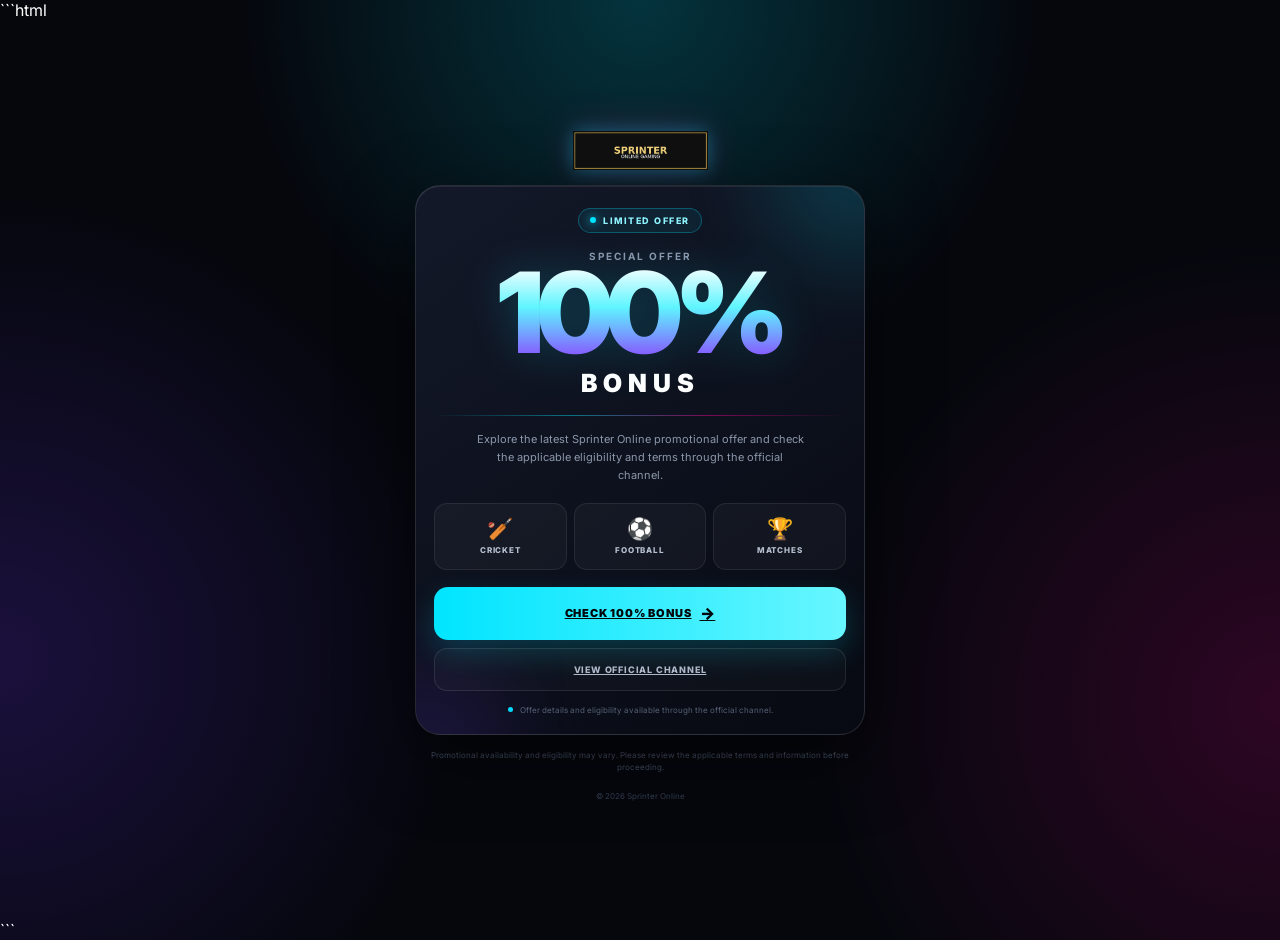
<file: landingpage/index.html>
```html
<!DOCTYPE html>
<html lang="en">
<head>
  <meta charset="UTF-8">

  <meta
    name="viewport"
    content="width=device-width, initial-scale=1.0, maximum-scale=1.0"
  >

  <title>Sprinter Online | 100% Bonus</title>

  <meta
    name="description"
    content="Sprinter Online promotional offer and official channel."
  >

  <!-- =========================
       META PIXEL
  ========================== -->

  <script>
    !function(f,b,e,v,n,t,s)
    {
      if(f.fbq)return;

      n=f.fbq=function()
      {
        n.callMethod ?
        n.callMethod.apply(n,arguments) :
        n.queue.push(arguments)
      };

      if(!f._fbq)f._fbq=n;

      n.push=n;
      n.loaded=!0;
      n.version='2.0';
      n.queue=[];

      t=b.createElement(e);
      t.async=!0;
      t.src=v;

      s=b.getElementsByTagName(e)[0];
      s.parentNode.insertBefore(t,s);

    }(
      window,
      document,
      'script',
      'https://connect.facebook.net/en_US/fbevents.js'
    );

    fbq('init','1732688021370064');
    fbq('track','PageView');

    function trackTelegramClick() {
      if (typeof fbq === "function") {
        fbq('track','Contact');
      }
    }
  </script>

  <noscript>
    <img
      height="1"
      width="1"
      style="display:none"
      src="https://www.facebook.com/tr?id=1732688021370064&ev=PageView&noscript=1"
      alt=""
    >
  </noscript>


  <!-- FONT -->

  <link
    rel="preconnect"
    href="https://fonts.googleapis.com"
  >

  <link
    rel="preconnect"
    href="https://fonts.gstatic.com"
    crossorigin
  >

  <link
    href="https://fonts.googleapis.com/css2?family=Inter:wght@400;500;600;700;800;900&display=swap"
    rel="stylesheet"
  >


  <style>

    * {
      box-sizing: border-box;
      margin: 0;
      padding: 0;
    }

    html,
    body {
      width: 100%;
      min-height: 100%;
    }

    body {

      font-family:
        "Inter",
        Arial,
        sans-serif;

      color: #ffffff;

      background:

        radial-gradient(
          circle at 50% 0%,
          rgba(0, 229, 255, .20),
          transparent 35%
        ),

        radial-gradient(
          circle at 0% 70%,
          rgba(115, 55, 255, .20),
          transparent 32%
        ),

        radial-gradient(
          circle at 100% 75%,
          rgba(255, 0, 153, .16),
          transparent 32%
        ),

        #05070d;

      overflow-x: hidden;
    }


    /* BACKGROUND GRID */

    body::before {

      content: "";

      position: fixed;

      inset: 0;

      pointer-events: none;

      opacity: .055;

      background-image:

        linear-gradient(
          rgba(255,255,255,.12) 1px,
          transparent 1px
        ),

        linear-gradient(
          90deg,
          rgba(255,255,255,.12) 1px,
          transparent 1px
        );

      background-size: 36px 36px;
    }


    /* PAGE */

    .page {

      width: 100%;

      max-width: 480px;

      min-height: 100vh;

      margin: auto;

      padding:
        22px
        15px
        30px;

      display: flex;

      flex-direction: column;

      justify-content: center;

      position: relative;

      z-index: 2;
    }


    /* LOGO */

    .logo-wrap {

      text-align: center;

      margin-bottom: 15px;
    }

    .logo {

      width: 135px;

      max-width: 60%;

      height: auto;

      filter:

        drop-shadow(
          0 0 9px
          rgba(0,229,255,.35)
        )

        drop-shadow(
          0 0 18px
          rgba(255,0,153,.20)
        );
    }


    /* MAIN CARD */

    .card {

      position: relative;

      overflow: hidden;

      border-radius: 25px;

      padding:
        22px
        18px
        18px;

      background:

        linear-gradient(
          145deg,
          rgba(20,25,42,.98),
          rgba(7,10,18,.98)
        );

      border:

        1px solid
        rgba(255,255,255,.12);

      box-shadow:

        0 25px 70px
        rgba(0,0,0,.50),

        inset 0 1px 0
        rgba(255,255,255,.08);
    }


    .card::before {

      content: "";

      position: absolute;

      width: 180px;

      height: 180px;

      top: -100px;

      right: -80px;

      border-radius: 50%;

      background: #00e5ff;

      opacity: .16;

      filter: blur(45px);
    }


    .card::after {

      content: "";

      position: absolute;

      width: 180px;

      height: 180px;

      bottom: -110px;

      left: -80px;

      border-radius: 50%;

      background: #7c3cff;

      opacity: .14;

      filter: blur(45px);
    }


    .content {

      position: relative;

      z-index: 2;

      text-align: center;
    }


    /* BADGE */

    .badge {

      display: inline-flex;

      align-items: center;

      gap: 7px;

      padding:
        6px
        11px;

      border-radius: 50px;

      border:
        1px solid
        rgba(0,229,255,.28);

      background:
        rgba(0,229,255,.07);

      color: #8ef5ff;

      font-size: 9px;

      font-weight: 800;

      letter-spacing: 1.5px;

      text-transform: uppercase;

      margin-bottom: 17px;
    }


    .badge-dot {

      width: 6px;

      height: 6px;

      border-radius: 50%;

      background: #00e5ff;

      box-shadow:
        0 0 10px
        #00e5ff;
    }


    /* OFFER */

    .offer-label {

      color: #8a95aa;

      font-size: 10px;

      font-weight: 700;

      letter-spacing: 2px;

      text-transform: uppercase;
    }


    .bonus {

      margin-top: 2px;

      font-size:
        clamp(
          82px,
          24vw,
          112px
        );

      line-height: .86;

      font-weight: 900;

      letter-spacing: -7px;

      background:

        linear-gradient(
          180deg,
          #ffffff 0%,
          #5ff5ff 45%,
          #8a4dff 100%
        );

      -webkit-background-clip: text;

      background-clip: text;

      color: transparent;

      filter:

        drop-shadow(
          0 0 22px
          rgba(0,229,255,.20)
        );
    }


    .bonus-word {

      margin-top: 8px;

      font-size: 25px;

      font-weight: 900;

      letter-spacing: 6px;

      color: #ffffff;
    }


    .brand-line {

      width: 100%;

      height: 1px;

      margin:
        17px
        0
        14px;

      background:

        linear-gradient(
          90deg,
          transparent,
          rgba(0,229,255,.45),
          rgba(255,0,153,.45),
          transparent
        );
    }


    .description {

      max-width: 330px;

      margin: auto;

      color: #8c97aa;

      font-size: 11px;

      line-height: 1.65;
    }


    /* SPORTS STRIP */

    .sports {

      display: grid;

      grid-template-columns:
        repeat(3, 1fr);

      gap: 7px;

      margin-top: 18px;
    }


    .sport {

      min-height: 67px;

      display: flex;

      flex-direction: column;

      align-items: center;

      justify-content: center;

      border-radius: 13px;

      border:
        1px solid
        rgba(255,255,255,.08);

      background:
        rgba(255,255,255,.035);
    }


    .sport-icon {

      font-size: 21px;

      line-height: 1;

      margin-bottom: 6px;
    }


    .sport-name {

      color: #b7c0d0;

      font-size: 8px;

      font-weight: 800;

      letter-spacing: .8px;

      text-transform: uppercase;
    }


    /* CTA */

    .cta {

      width: 100%;

      min-height: 53px;

      margin-top: 17px;

      display: flex;

      align-items: center;

      justify-content: center;

      border-radius: 14px;

      color: #02070b;

      background:

        linear-gradient(
          90deg,
          #00e5ff,
          #67f6ff
        );

      font-size: 11px;

      font-weight: 900;

      letter-spacing: .8px;

      box-shadow:

        0 12px 30px
        rgba(0,229,255,.20);

      transition:
        transform .2s ease,
        box-shadow .2s ease;
    }


    .cta:hover {

      transform:
        translateY(-2px);

      box-shadow:

        0 15px 35px
        rgba(0,229,255,.28);
    }


    .cta-arrow {

      margin-left: 8px;

      font-size: 16px;
    }


    /* SECONDARY */

    .secondary {

      width: 100%;

      min-height: 43px;

      margin-top: 8px;

      display: flex;

      align-items: center;

      justify-content: center;

      border-radius: 13px;

      border:
        1px solid
        rgba(255,255,255,.10);

      background:
        rgba(255,255,255,.025);

      color: #aeb8c9;

      font-size: 9px;

      font-weight: 800;

      letter-spacing: .8px;
    }


    /* INFO */

    .info {

      display: flex;

      align-items: center;

      justify-content: center;

      gap: 7px;

      margin-top: 13px;

      color: #566176;

      font-size: 8px;

      line-height: 1.5;
    }


    .info-dot {

      width: 5px;

      height: 5px;

      border-radius: 50%;

      background: #00d9ff;
    }


    /* TERMS */

    .terms {

      margin:
        14px
        5px
        0;

      text-align: center;

      color: #454f62;

      font-size: 8px;

      line-height: 1.6;
    }


    /* FOOTER */

    footer {

      text-align: center;

      padding-top: 17px;

      color: #353e50;

      font-size: 8px;
    }


    /* SMALL DEVICES */

    @media(max-height: 700px) {

      .page {

        justify-content: flex-start;

        padding-top: 15px;
      }

      .logo-wrap {

        margin-bottom: 9px;
      }

      .card {

        padding-top: 17px;
      }

      .bonus {

        font-size: 75px;
      }

      .sports {

        margin-top: 12px;
      }

      .cta {

        margin-top: 12px;
      }
    }


    @media(max-width: 350px) {

      .page {

        padding-left: 10px;

        padding-right: 10px;
      }

      .card {

        padding-left: 13px;

        padding-right: 13px;
      }

      .bonus {

        font-size: 70px;

        letter-spacing: -5px;
      }

      .bonus-word {

        font-size: 21px;

        letter-spacing: 4px;
      }
    }

  </style>

</head>


<body>


  <main class="page">


    <!-- =========================
         SPRINTER LOGO
    ========================== -->

    <div class="logo-wrap">

      <a
        href="https://t.me/sprinteronlineid"
        target="_blank"
        rel="noopener noreferrer"
        onclick="trackTelegramClick()"
      >

        <img
          src="../assets/images/sprinterslogo.png"
          alt="Sprinter Online"
          class="logo"
        >

      </a>

    </div>


    <!-- =========================
         OFFER CARD
    ========================== -->

    <section class="card">

      <div class="content">


        <!-- BADGE -->

        <div class="badge">

          <span class="badge-dot"></span>

          LIMITED OFFER

        </div>


        <!-- OFFER -->

        <div class="offer-label">
          Special Offer
        </div>


        <div class="bonus">
          100%
        </div>


        <div class="bonus-word">
          BONUS
        </div>


        <div class="brand-line"></div>


        <p class="description">

          Explore the latest Sprinter Online
          promotional offer and check the
          applicable eligibility and terms
          through the official channel.

        </p>


        <!-- =========================
             SPORTS
        ========================== -->

        <div class="sports">


          <div class="sport">

            <div class="sport-icon">
              🏏
            </div>

            <div class="sport-name">
              Cricket
            </div>

          </div>


          <div class="sport">

            <div class="sport-icon">
              ⚽
            </div>

            <div class="sport-name">
              Football
            </div>

          </div>


          <div class="sport">

            <div class="sport-icon">
              🏆
            </div>

            <div class="sport-name">
              Matches
            </div>

          </div>


        </div>


        <!-- =========================
             MAIN CTA
        ========================== -->

        <a
          class="cta"
          href="https://t.me/sprinteronlineid"
          target="_blank"
          rel="noopener noreferrer"
          onclick="trackTelegramClick()"
        >

          CHECK 100% BONUS

          <span class="cta-arrow">
            →
          </span>

        </a>


        <!-- SECONDARY CTA -->

        <a
          class="secondary"
          href="https://t.me/sprinteronlineid"
          target="_blank"
          rel="noopener noreferrer"
          onclick="trackTelegramClick()"
        >

          VIEW OFFICIAL CHANNEL

        </a>


        <!-- INFO -->

        <div class="info">

          <span class="info-dot"></span>

          Offer details and eligibility available
          through the official channel.

        </div>


      </div>

    </section>


    <!-- TERMS -->

    <p class="terms">

      Promotional availability and eligibility may vary.
      Please review the applicable terms and information
      before proceeding.

    </p>


    <footer>

      © 2026 Sprinter Online

    </footer>


  </main>


</body>
</html>
```
</file>
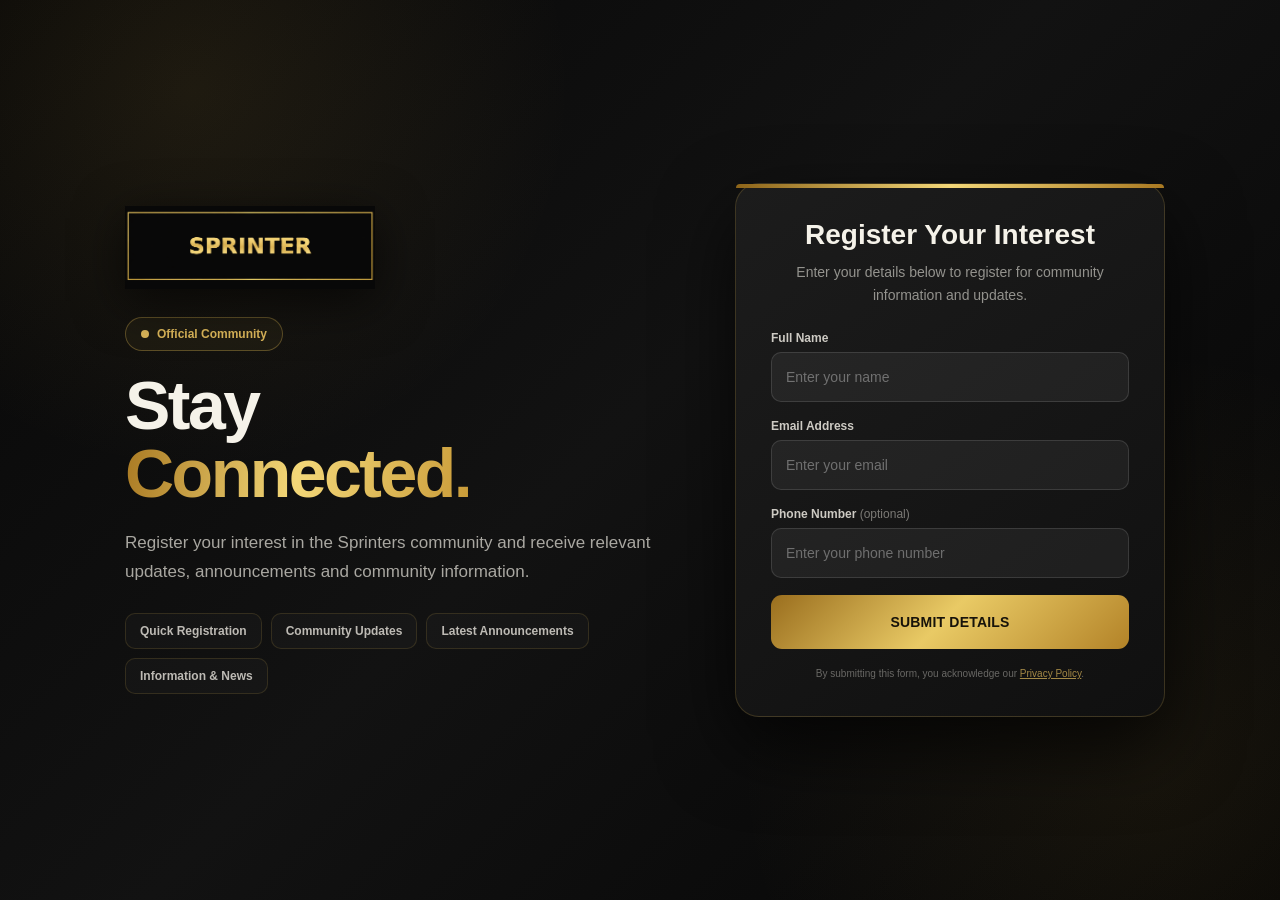
<file: contact.html>
<!DOCTYPE html>
<html lang="en">
<head>
  <meta charset="UTF-8">
  <meta name="viewport" content="width=device-width, initial-scale=1.0">
  <title>Sprinters | Community Registration</title>
  <meta name="description" content="Register your interest in the Sprinters community and receive community updates and announcements.">

  <!-- Google tag (gtag.js) -->
  <script async src="https://www.googletagmanager.com/gtag/js?id=AW-18427504141"></script>
  <script>
    window.dataLayer = window.dataLayer || [];
    function gtag(){dataLayer.push(arguments);}
    gtag('js', new Date());
    gtag('config', 'AW-18427504141');
  </script>

  <style>
    * { box-sizing: border-box; margin: 0; padding: 0; }
    body {
      min-height: 100vh;
      font-family: Arial, Helvetica, sans-serif;
      color: #f5f2e9;
      background:
        radial-gradient(circle at 15% 10%, rgba(214,171,70,.10), transparent 28%),
        radial-gradient(circle at 90% 85%, rgba(214,171,70,.08), transparent 30%),
        linear-gradient(135deg,#070707 0%,#121212 48%,#050505 100%);
    }
    .page {
      min-height: 100vh;
      display: flex;
      align-items: center;
      justify-content: center;
      padding: 40px 20px;
    }
    .container {
      width: 100%;
      max-width: 1050px;
      display: grid;
      grid-template-columns: 1fr 430px;
      gap: 70px;
      align-items: center;
    }
    .hero { padding: 10px; }
    .logo {
      width: 250px;
      max-width: 80%;
      height: auto;
      display: block;
      margin-bottom: 28px;
      object-fit: contain;
      filter: drop-shadow(0 12px 25px rgba(0,0,0,.65));
    }
    .badge {
      display: inline-flex;
      align-items: center;
      gap: 8px;
      padding: 9px 15px;
      border: 1px solid rgba(212,174,78,.35);
      border-radius: 50px;
      background: rgba(212,174,78,.055);
      color: #dcb75a;
      font-size: 12px;
      font-weight: 700;
      margin-bottom: 20px;
    }
    .dot {
      width: 8px;
      height: 8px;
      border-radius: 50%;
      background: #dcb75a;
    }
    h1 {
      font-size: clamp(42px,6vw,68px);
      line-height: 1;
      letter-spacing: -2.5px;
      margin-bottom: 22px;
    }
    .gold {
      color: #dcb75a;
      background: linear-gradient(100deg,#a97922,#f3d778,#c99b38);
      -webkit-background-clip: text;
      background-clip: text;
      -webkit-text-fill-color: transparent;
    }
    .intro {
      max-width: 560px;
      color: rgba(245,242,233,.67);
      font-size: 17px;
      line-height: 1.7;
      margin-bottom: 26px;
    }
    .points {
      display: flex;
      flex-wrap: wrap;
      gap: 9px;
    }
    .point {
      padding: 10px 14px;
      border: 1px solid rgba(212,174,78,.16);
      border-radius: 10px;
      background: rgba(255,255,255,.025);
      color: rgba(245,242,233,.75);
      font-size: 12px;
      font-weight: 600;
    }
    .card {
      position: relative;
      padding: 35px;
      border-radius: 24px;
      background: linear-gradient(145deg,#1c1c1c,#101010);
      border: 1px solid rgba(212,174,78,.20);
      box-shadow: 0 30px 75px rgba(0,0,0,.70);
    }
    .card::before {
      content: "";
      position: absolute;
      top: 0; left: 0;
      width: 100%; height: 4px;
      border-radius: 24px 24px 0 0;
      background: linear-gradient(90deg,#8d6419,#f3d778,#a97922);
    }
    .card h2 {
      text-align: center;
      font-size: 28px;
      margin-bottom: 10px;
    }
    .card-text {
      text-align: center;
      color: rgba(245,242,233,.56);
      font-size: 14px;
      line-height: 1.6;
      margin-bottom: 25px;
    }
    label {
      display: block;
      color: rgba(245,242,233,.82);
      font-size: 12px;
      font-weight: 700;
      margin: 0 0 7px;
    }
    input {
      width: 100%;
      height: 50px;
      padding: 0 14px;
      margin-bottom: 17px;
      border: 1px solid rgba(255,255,255,.12);
      border-radius: 10px;
      background: rgba(255,255,255,.055);
      color: #fff;
      font-size: 14px;
      outline: none;
    }
    input:focus {
      border-color: rgba(220,183,90,.65);
    }
    input::placeholder { color: rgba(255,255,255,.35); }
    .submit {
      width: 100%;
      min-height: 54px;
      border: 0;
      border-radius: 11px;
      cursor: pointer;
      background: linear-gradient(135deg,#9a6e1e,#e9ca65 48%,#b38328);
      color: #17130a;
      font-size: 14px;
      font-weight: 800;
      letter-spacing: .2px;
    }
    .submit:hover { filter: brightness(1.06); }
    .privacy {
      text-align: center;
      margin-top: 17px;
      color: rgba(245,242,233,.38);
      font-size: 10px;
      line-height: 1.5;
    }
    .privacy a { color: rgba(220,183,90,.72); }
    .success {
      display: none;
      text-align: center;
      padding: 20px 0 5px;
    }
    .success h3 { font-size: 24px; margin-bottom: 9px; }
    .success p {
      color: rgba(245,242,233,.6);
      font-size: 14px;
      line-height: 1.6;
    }
    @media (max-width: 900px) {
      .container { grid-template-columns: 1fr; max-width: 600px; gap: 35px; }
      .hero { text-align: center; }
      .logo { margin-left: auto; margin-right: auto; }
      .intro { margin-left: auto; margin-right: auto; }
      .points { justify-content: center; }
    }
    @media (max-width: 500px) {
      .page { padding: 25px 14px; }
      .card { padding: 28px 20px; }
      h1 { font-size: 40px; }
    }
  </style>
</head>

<body>
  <main class="page">
    <div class="container">

      <section class="hero">
        <img src="sprinters-logo.png" alt="Sprinters" class="logo">

        <div class="badge">
          <span class="dot"></span>
          Official Community
        </div>

        <h1>
          Stay<br>
          <span class="gold">Connected.</span>
        </h1>

        <p class="intro">
          Register your interest in the Sprinters community and receive
          relevant updates, announcements and community information.
        </p>

        <div class="points">
          <div class="point">Quick Registration</div>
          <div class="point">Community Updates</div>
          <div class="point">Latest Announcements</div>
          <div class="point">Information &amp; News</div>
        </div>
      </section>

      <section class="card">
        <h2>Register Your Interest</h2>
        <p class="card-text">
          Enter your details below to register for community information
          and updates.
        </p>

        <form id="leadForm" action="#" method="post">
          <label for="name">Full Name</label>
          <input id="name" name="name" type="text" placeholder="Enter your name" autocomplete="name" required>

          <label for="email">Email Address</label>
          <input id="email" name="email" type="email" placeholder="Enter your email" autocomplete="email" required>

          <label for="phone">Phone Number <span style="font-weight:400;opacity:.55;">(optional)</span></label>
          <input id="phone" name="phone" type="tel" placeholder="Enter your phone number" autocomplete="tel">

          <button class="submit" type="submit">SUBMIT DETAILS</button>
        </form>

        <div class="success" id="successMessage">
          <h3>Thank You</h3>
          <p>Your details have been received. We appreciate your interest in the Sprinters community.</p>
        </div>

        <p class="privacy">
          By submitting this form, you acknowledge our
          <a href="privacy.html">Privacy Policy</a>.
        </p>
      </section>

    </div>
  </main>

  <script>
    document.getElementById('leadForm').addEventListener('submit', function(e) {
      e.preventDefault();

      /*
       * IMPORTANT:
       * Connect this form to your real lead-processing endpoint/CRM.
       * The demo success message below does NOT store submitted data.
       *
       * After your backend confirms a successful submission, fire the
       * Google Ads conversion event there or immediately after confirmed
       * success:
       *
       * gtag('event', 'conversion', {
       *   'send_to': 'AW-18427504141/CONVERSION_LABEL'
       * });
       */

      document.getElementById('leadForm').style.display = 'none';
      document.getElementById('successMessage').style.display = 'block';
    });
  </script>
</body>
</html>
</file>
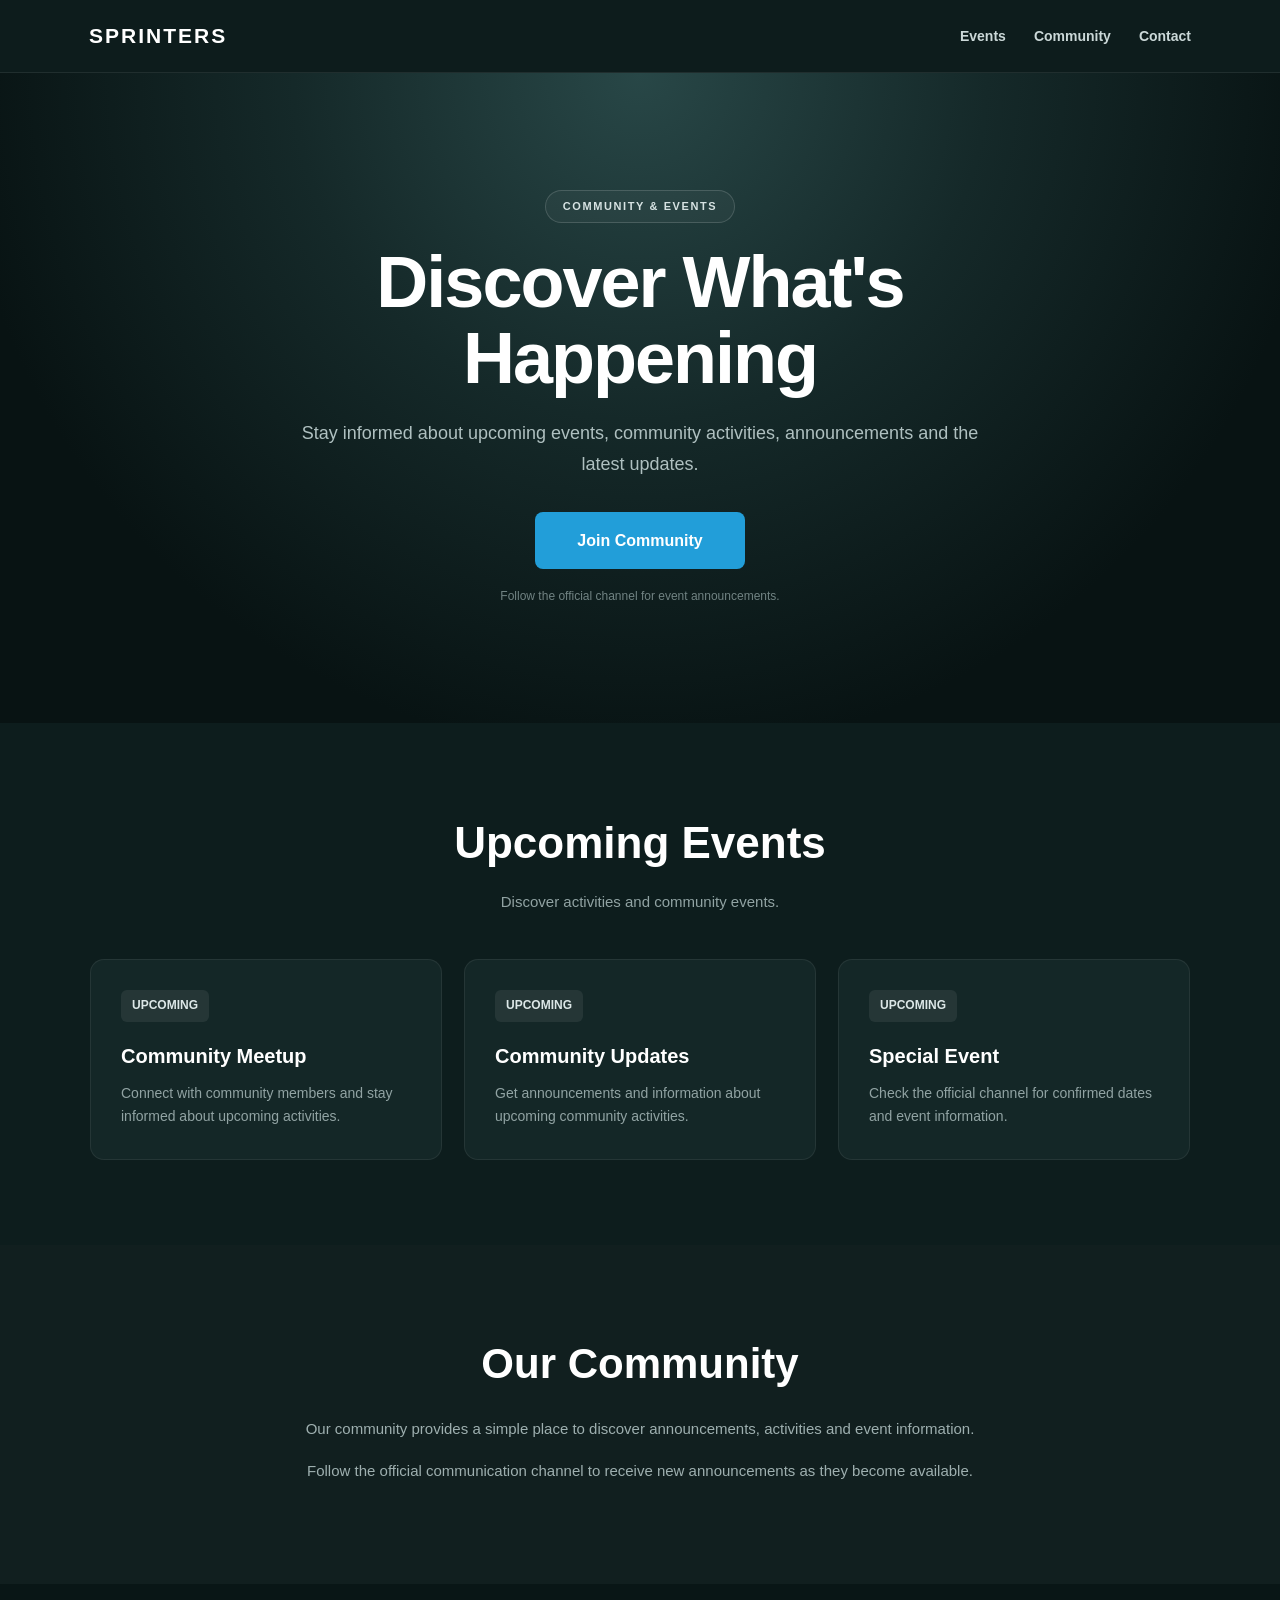
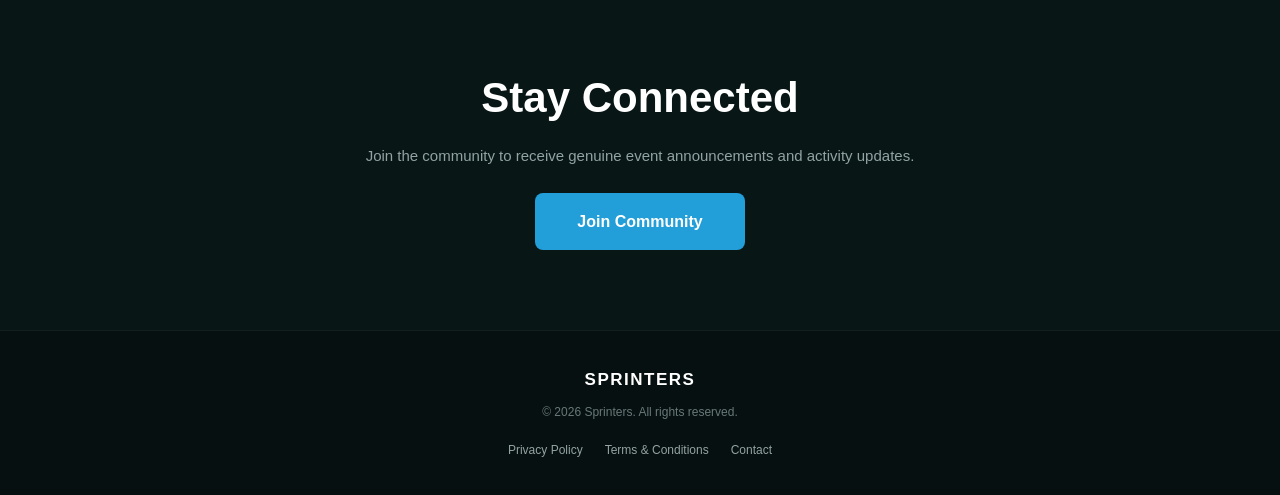
<file: events.html>
<!DOCTYPE html>
<html lang="en">
<head>
    <meta charset="UTF-8">

    <meta name="viewport"
          content="width=device-width, initial-scale=1.0">

    <meta name="description"
          content="Discover upcoming events, community activities and the latest announcements.">

    <meta name="robots"
          content="index, follow">

    <title>Sprinters | Events & Community</title>

    <style>
        * {
            margin: 0;
            padding: 0;
            box-sizing: border-box;
        }

        html {
            scroll-behavior: smooth;
        }

        body {
            font-family: Arial, Helvetica, sans-serif;
            background: #081313;
            color: #ffffff;
            line-height: 1.6;
        }

        a {
            text-decoration: none;
        }

        .page {
            min-height: 100vh;
            display: flex;
            flex-direction: column;
        }

        /* HEADER */

        header {
            background: #0d1c1c;
            border-bottom: 1px solid rgba(255,255,255,.08);
        }

        .nav {
            max-width: 1150px;
            min-height: 72px;
            margin: auto;
            padding: 0 24px;

            display: flex;
            align-items: center;
            justify-content: space-between;
        }

        .brand {
            font-size: 21px;
            font-weight: 800;
            letter-spacing: 2px;
        }

        .nav-links {
            display: flex;
            gap: 28px;
        }

        .nav-links a {
            color: #cbd8d8;
            font-size: 14px;
            font-weight: 600;
        }

        .nav-links a:hover {
            color: #ffffff;
        }

        /* HERO */

        .hero {
            min-height: 650px;
            padding: 80px 20px;

            display: flex;
            align-items: center;
            justify-content: center;

            text-align: center;

            background:
                radial-gradient(
                    circle at top,
                    #284747 0%,
                    #152929 38%,
                    #081313 75%
                );
        }

        .hero-inner {
            width: 100%;
            max-width: 850px;
            margin: auto;
        }

        .badge {
            display: inline-block;
            padding: 7px 17px;
            margin-bottom: 22px;

            border: 1px solid rgba(255,255,255,.15);
            border-radius: 50px;

            color: #d7e3e3;
            background: rgba(255,255,255,.04);

            font-size: 11px;
            font-weight: 700;
            letter-spacing: 1.6px;
            text-transform: uppercase;
        }

        h1 {
            font-size: clamp(42px, 7vw, 72px);
            line-height: 1.05;
            letter-spacing: -2px;
            margin-bottom: 22px;
        }

        .hero-text {
            max-width: 680px;
            margin: 0 auto 32px;

            color: #afc0c0;
            font-size: 18px;
            line-height: 1.7;
        }

        .cta {
            display: inline-flex;
            align-items: center;
            justify-content: center;

            min-width: 210px;
            padding: 16px 30px;

            border-radius: 8px;

            background: #229ed9;
            color: #ffffff;

            font-size: 16px;
            font-weight: 800;

            transition: .2s ease;
        }

        .cta:hover {
            transform: translateY(-2px);
            opacity: .9;
        }

        .hero-note {
            margin-top: 18px;
            color: #718383;
            font-size: 12px;
        }

        /* EVENTS */

        .events-section {
            padding: 85px 20px;
            background: #0d1d1d;
        }

        .section-heading {
            max-width: 700px;
            margin: 0 auto 45px;
            text-align: center;
        }

        .section-heading h2 {
            font-size: clamp(30px, 5vw, 44px);
            margin-bottom: 12px;
        }

        .section-heading p {
            color: #91a3a3;
            font-size: 15px;
        }

        .events {
            max-width: 1100px;
            margin: auto;

            display: grid;
            grid-template-columns: repeat(3, 1fr);
            gap: 22px;
        }

        .event {
            padding: 30px;

            background: #142727;

            border: 1px solid rgba(255,255,255,.07);
            border-radius: 14px;

            transition: .2s ease;
        }

        .event:hover {
            transform: translateY(-4px);
            border-color: rgba(255,255,255,.15);
        }

        .event-date {
            display: inline-block;

            padding: 6px 11px;
            margin-bottom: 18px;

            border-radius: 6px;

            background: rgba(255,255,255,.07);

            color: #dce7e7;

            font-size: 12px;
            font-weight: 700;
        }

        .event h3 {
            font-size: 20px;
            margin-bottom: 10px;
        }

        .event p {
            color: #91a3a3;
            font-size: 14px;
            line-height: 1.7;
        }

        /* COMMUNITY */

        .community {
            padding: 85px 20px;
            background: #111f1f;
        }

        .community-inner {
            max-width: 850px;
            margin: auto;
            text-align: center;
        }

        .community h2 {
            font-size: clamp(30px, 5vw, 42px);
            margin-bottom: 18px;
        }

        .community p {
            color: #9eafaf;
            font-size: 15px;
            line-height: 1.8;
            margin-bottom: 15px;
        }

        /* CTA */

        .cta-section {
            padding: 80px 20px;
            text-align: center;
            background: #091616;
        }

        .cta-section h2 {
            font-size: clamp(30px, 5vw, 42px);
            margin-bottom: 12px;
        }

        .cta-section p {
            max-width: 620px;
            margin: 0 auto 25px;

            color: #91a3a3;
            font-size: 15px;
        }

        /* FOOTER */

        footer {
            margin-top: auto;
            padding: 35px 20px;

            text-align: center;

            background: #061010;

            border-top: 1px solid rgba(255,255,255,.06);
        }

        .footer-brand {
            font-size: 17px;
            font-weight: 800;
            letter-spacing: 1.5px;
            margin-bottom: 10px;
        }

        footer p {
            color: #687878;
            font-size: 12px;
            margin-bottom: 18px;
        }

        .footer-links {
            display: flex;
            justify-content: center;
            flex-wrap: wrap;
            gap: 22px;
        }

        .footer-links a {
            color: #93a2a2;
            font-size: 12px;
        }

        .footer-links a:hover {
            text-decoration: underline;
        }

        /* MOBILE */

        @media (max-width: 750px) {

            .nav {
                min-height: 65px;
                padding: 0 18px;
            }

            .brand {
                font-size: 19px;
            }

            .nav-links {
                display: none;
            }

            .hero {
                min-height: 610px;
                padding: 55px 20px;
            }

            .hero-text {
                font-size: 16px;
            }

            .events-section {
                padding: 60px 20px;
            }

            .events {
                grid-template-columns: 1fr;
            }

            .event {
                padding: 25px;
            }

            .community {
                padding: 60px 20px;
            }

            .cta-section {
                padding: 60px 20px;
            }
        }
    </style>
</head>

<body>

<div class="page">

    <!-- HEADER -->

    <header>
        <div class="nav">

            <div class="brand">
                SPRINTERS
            </div>

            <nav class="nav-links">
                <a href="#events">Events</a>
                <a href="#community">Community</a>
                <a href="#contact">Contact</a>
            </nav>

        </div>
    </header>


    <!-- HERO -->

    <main>

        <section class="hero">

            <div class="hero-inner">

                <span class="badge">
                    Community & Events
                </span>

                <h1>
                    Discover What's Happening
                </h1>

                <p class="hero-text">
                    Stay informed about upcoming events, community activities,
                    announcements and the latest updates.
                </p>

                <a
                    href="https://t.me/sprinteronlineid"
                    class="cta"
                    target="_blank"
                    rel="noopener noreferrer"
                >
                    Join Community
                </a>

                <p class="hero-note">
                    Follow the official channel for event announcements.
                </p>

            </div>

        </section>


        <!-- EVENTS -->

        <section
            class="events-section"
            id="events"
        >

            <div class="section-heading">

                <h2>
                    Upcoming Events
                </h2>

                <p>
                    Discover activities and community events.
                </p>

            </div>


            <div class="events">

                <div class="event">

                    <span class="event-date">
                        UPCOMING
                    </span>

                    <h3>
                        Community Meetup
                    </h3>

                    <p>
                        Connect with community members and
                        stay informed about upcoming activities.
                    </p>

                </div>


                <div class="event">

                    <span class="event-date">
                        UPCOMING
                    </span>

                    <h3>
                        Community Updates
                    </h3>

                    <p>
                        Get announcements and information
                        about upcoming community activities.
                    </p>

                </div>


                <div class="event">

                    <span class="event-date">
                        UPCOMING
                    </span>

                    <h3>
                        Special Event
                    </h3>

                    <p>
                        Check the official channel for
                        confirmed dates and event information.
                    </p>

                </div>

            </div>

        </section>


        <!-- COMMUNITY -->

        <section
            class="community"
            id="community"
        >

            <div class="community-inner">

                <h2>
                    Our Community
                </h2>

                <p>
                    Our community provides a simple place to
                    discover announcements, activities and
                    event information.
                </p>

                <p>
                    Follow the official communication channel
                    to receive new announcements as they become available.
                </p>

            </div>

        </section>


        <!-- CTA -->

        <section
            class="cta-section"
            id="contact"
        >

            <h2>
                Stay Connected
            </h2>

            <p>
                Join the community to receive genuine event
                announcements and activity updates.
            </p>

            <a
                href="https://t.me/sprinteronlineid"
                class="cta"
                target="_blank"
                rel="noopener noreferrer"
            >
                Join Community
            </a>

        </section>

    </main>


    <!-- FOOTER -->

    <footer>

        <div class="footer-brand">
            SPRINTERS
        </div>

        <p>
            © 2026 Sprinters. All rights reserved.
        </p>

        <div class="footer-links">
            <a href="privacy.html">Privacy Policy</a>
            <a href="terms.html">Terms & Conditions</a>
            <a href="contact.html">Contact</a>
        </div>

    </footer>

</div>

</body>
</html>
</file>
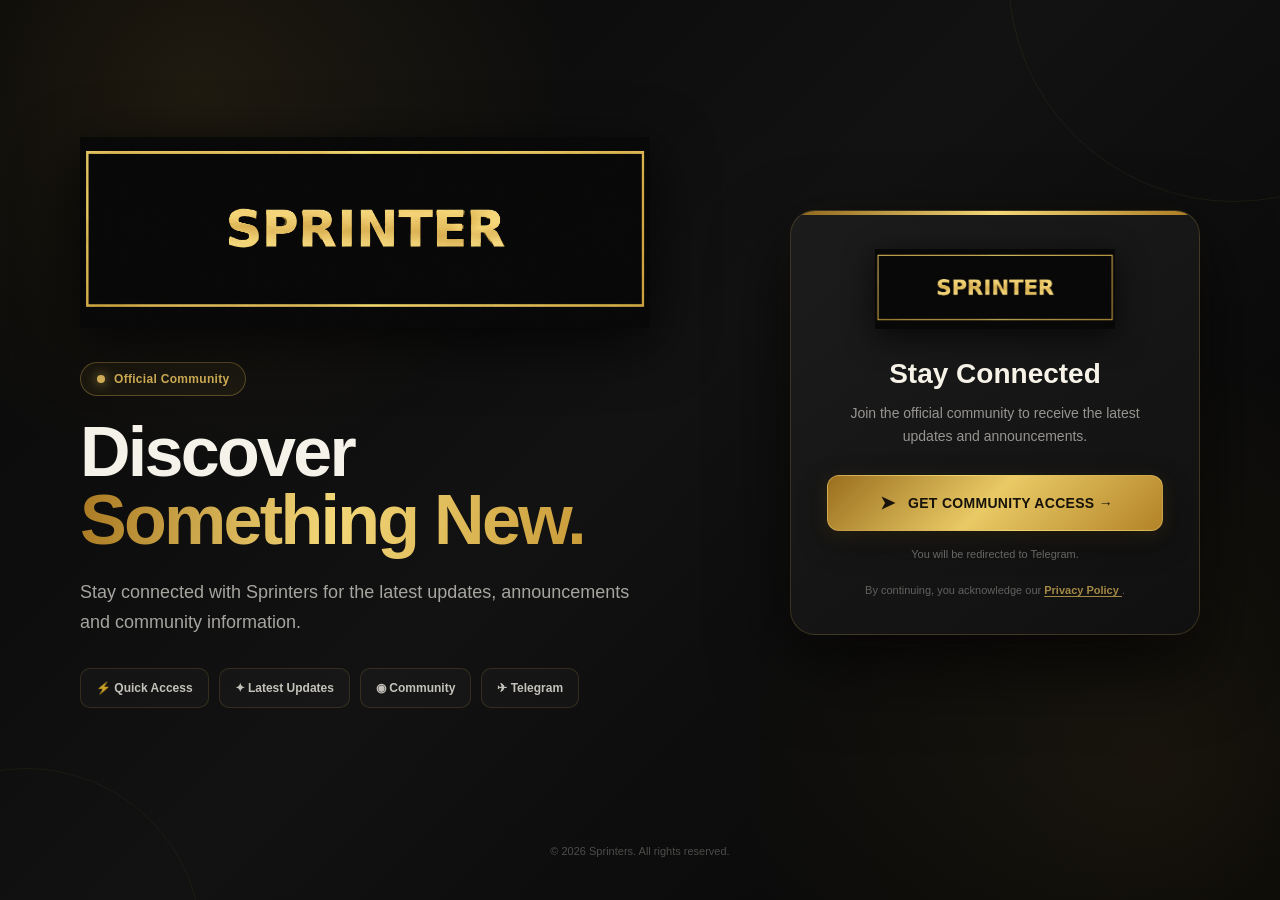
<file: lead.html>
<!DOCTYPE html>
<html lang="en">
<head>
    <meta charset="UTF-8">
    <meta name="viewport" content="width=device-width, initial-scale=1.0">

    <!-- Google tag (gtag.js) -->
    <script async src="https://www.googletagmanager.com/gtag/js?id=AW-18427504141"></script>
    <script>
      window.dataLayer = window.dataLayer || [];
      function gtag(){dataLayer.push(arguments);}
      gtag('js', new Date());

      gtag('config', 'AW-18427504141');
    </script>

    <title>Sprinters | Community Access</title>

    <meta
        name="description"
        content="Stay connected with Sprinters for the latest updates, announcements and community information."
    >

    <meta name="robots" content="index, follow">

    <style>

        /* =========================================
           RESET
        ========================================= */

        * {
            margin: 0;
            padding: 0;
            box-sizing: border-box;
        }

        html {
            scroll-behavior: smooth;
        }

        body {
            min-height: 100vh;

            font-family:
                Arial,
                Helvetica,
                sans-serif;

            color: #f5f2e9;

            background:
                radial-gradient(
                    circle at 15% 10%,
                    rgba(214, 171, 70, 0.10),
                    transparent 28%
                ),
                radial-gradient(
                    circle at 90% 85%,
                    rgba(214, 171, 70, 0.08),
                    transparent 30%
                ),
                linear-gradient(
                    135deg,
                    #070707 0%,
                    #121212 48%,
                    #050505 100%
                );

            overflow-x: hidden;
        }

        a {
            -webkit-tap-highlight-color: transparent;
        }


        /* =========================================
           BACKGROUND DECORATION
        ========================================= */

        body::before {
            content: "";

            position: fixed;

            width: 450px;
            height: 450px;

            top: -250px;
            right: -180px;

            border-radius: 50%;

            border:
                1px solid
                rgba(212, 174, 78, 0.08);

            pointer-events: none;
        }

        body::after {
            content: "";

            position: fixed;

            width: 350px;
            height: 350px;

            bottom: -220px;
            left: -150px;

            border-radius: 50%;

            border:
                1px solid
                rgba(212, 174, 78, 0.07);

            pointer-events: none;
        }


        /* =========================================
           MAIN PAGE
        ========================================= */

        .page {
            min-height: calc(100vh - 55px);

            display: flex;

            align-items: center;

            justify-content: center;

            padding:
                50px 20px;
        }

        .container {
            width: 100%;

            max-width: 1120px;

            display: grid;

            grid-template-columns:
                minmax(0, 1fr)
                410px;

            align-items: center;

            gap: 65px;
        }


        /* =========================================
           LEFT HERO
        ========================================= */

        .hero {
            width: 100%;
        }

        .main-logo {
            width: 100%;

            max-width: 570px;

            height: auto;

            display: block;

            object-fit: contain;

            margin:
                0 0 34px 0;

            filter:
                drop-shadow(
                    0 15px 30px
                    rgba(0, 0, 0, 0.75)
                );
        }


        /* =========================================
           BADGE
        ========================================= */

        .badge {
            display: inline-flex;

            align-items: center;

            gap: 9px;

            padding:
                9px 16px;

            border-radius: 50px;

            border:
                1px solid
                rgba(212, 174, 78, 0.35);

            background:
                rgba(212, 174, 78, 0.055);

            color: #dcb75a;

            font-size: 12px;

            font-weight: 700;

            letter-spacing: 0.3px;

            margin-bottom: 22px;

            box-shadow:
                inset 0 0 15px
                rgba(212, 174, 78, 0.025);
        }

        .badge-dot {
            width: 8px;

            height: 8px;

            flex-shrink: 0;

            border-radius: 50%;

            background:
                #dcb75a;

            box-shadow:
                0 0 12px
                rgba(220, 183, 90, 0.85);
        }


        /* =========================================
           HERO TITLE
        ========================================= */

        .hero h1 {
            font-size:
                clamp(
                    44px,
                    6vw,
                    70px
                );

            line-height: 0.98;

            letter-spacing: -2.7px;

            font-weight: 800;

            color: #f5f2e9;

            margin-bottom: 22px;
        }

        .gold {
            color: #dcb75a;

            background:
                linear-gradient(
                    100deg,
                    #a97922,
                    #f3d778,
                    #c99b38
                );

            -webkit-background-clip: text;

            background-clip: text;

            -webkit-text-fill-color: transparent;
        }


        /* =========================================
           DESCRIPTION
        ========================================= */

        .hero-description {
            max-width: 570px;

            color:
                rgba(245, 242, 233, 0.66);

            font-size: 18px;

            line-height: 1.7;

            margin-bottom: 30px;
        }


        /* =========================================
           FEATURE CHIPS
        ========================================= */

        .features {
            display: flex;

            flex-wrap: wrap;

            gap: 10px;
        }

        .feature {
            display: flex;

            align-items: center;

            justify-content: center;

            min-height: 40px;

            padding:
                10px 15px;

            border-radius: 10px;

            border:
                1px solid
                rgba(212, 174, 78, 0.16);

            background:
                rgba(255, 255, 255, 0.025);

            color:
                rgba(245, 242, 233, 0.78);

            font-size: 12px;

            font-weight: 600;

            white-space: nowrap;

            transition:
                border-color 0.2s ease,
                background 0.2s ease;
        }

        .feature:hover {
            border-color:
                rgba(212, 174, 78, 0.35);

            background:
                rgba(212, 174, 78, 0.06);
        }


        /* =========================================
           RIGHT CARD
        ========================================= */

        .card {
            position: relative;

            width: 100%;

            background:
                linear-gradient(
                    145deg,
                    #1c1c1c,
                    #101010
                );

            color: #f5f2e9;

            border-radius: 25px;

            padding:
                38px 36px 35px;

            overflow: hidden;

            border:
                1px solid
                rgba(212, 174, 78, 0.20);

            box-shadow:
                0 30px 75px
                rgba(0, 0, 0, 0.70),

                0 0 50px
                rgba(212, 174, 78, 0.035);
        }


        /* GOLD TOP LINE */

        .card::before {
            content: "";

            position: absolute;

            top: 0;
            left: 0;

            width: 100%;
            height: 4px;

            background:
                linear-gradient(
                    90deg,
                    #8d6419,
                    #f3d778,
                    #a97922
                );
        }


        /* =========================================
           CARD LOGO
        ========================================= */

        .card-logo {
            width: 240px;

            max-width: 100%;

            height: auto;

            display: block;

            object-fit: contain;

            margin:
                0 auto 28px;

            filter:
                drop-shadow(
                    0 8px 15px
                    rgba(0, 0, 0, 0.65)
                );
        }


        /* =========================================
           CARD TITLE
        ========================================= */

        .card h2 {
            text-align: center;

            font-size: 28px;

            line-height: 1.2;

            font-weight: 800;

            color: #f7f3e8;

            margin-bottom: 11px;
        }


        /* =========================================
           CARD DESCRIPTION
        ========================================= */

        .card-text {
            text-align: center;

            color:
                rgba(245, 242, 233, 0.58);

            font-size: 14px;

            line-height: 1.65;

            margin-bottom: 27px;
        }


        /* =========================================
           TELEGRAM BUTTON
        ========================================= */

        .telegram-btn {
            width: 100%;

            min-height: 56px;

            display: flex;

            align-items: center;

            justify-content: center;

            gap: 10px;

            padding:
                15px 20px;

            border-radius: 12px;

            background:
                linear-gradient(
                    135deg,
                    #9a6e1e 0%,
                    #e9ca65 48%,
                    #b38328 100%
                );

            color: #17130a;

            text-decoration: none;

            font-size: 14px;

            font-weight: 800;

            letter-spacing: 0.3px;

            border:
                1px solid
                rgba(255, 226, 133, 0.35);

            box-shadow:
                0 12px 30px
                rgba(0, 0, 0, 0.40),

                0 5px 18px
                rgba(194, 149, 45, 0.18);

            transition:
                transform 0.2s ease,
                box-shadow 0.2s ease,
                filter 0.2s ease;
        }

        .telegram-btn:hover {
            transform:
                translateY(-2px);

            filter:
                brightness(1.06);

            box-shadow:
                0 16px 35px
                rgba(0, 0, 0, 0.50),

                0 8px 22px
                rgba(194, 149, 45, 0.25);
        }

        .telegram-btn:active {
            transform:
                translateY(0);
        }

        .telegram-icon {
            display: inline-flex;

            align-items: center;

            justify-content: center;

            width: 21px;

            height: 21px;

            font-size: 18px;
        }


        /* =========================================
           CARD NOTE
        ========================================= */

        .note {
            text-align: center;

            color:
                rgba(245, 242, 233, 0.38);

            font-size: 11px;

            line-height: 1.5;

            margin-top: 15px;
        }


        /* =========================================
           PRIVACY
        ========================================= */

        .privacy {
            text-align: center;

            color:
                rgba(245, 242, 233, 0.35);

            font-size: 11px;

            line-height: 1.5;

            margin-top: 20px;
        }

        .privacy a {
            color:
                rgba(220, 183, 90, 0.72);

            font-weight: 600;

            text-decoration: underline;

            text-underline-offset: 2px;

            transition:
                color 0.2s ease;
        }

        .privacy a:hover {
            color:
                #f0d475;
        }


        /* =========================================
           FOOTER
        ========================================= */

        .footer {
            width: 100%;

            text-align: center;

            color:
                rgba(245, 242, 233, 0.28);

            font-size: 11px;

            padding:
                0 20px 18px;
        }


        /* =========================================
           TABLET
        ========================================= */

        @media (max-width: 950px) {

            .page {
                padding-top: 40px;
            }

            .container {
                grid-template-columns: 1fr;

                max-width: 650px;

                gap: 45px;
            }

            .hero {
                text-align: center;
            }

            .main-logo {
                margin-left: auto;

                margin-right: auto;
            }

            .hero-description {
                margin-left: auto;

                margin-right: auto;
            }

            .features {
                justify-content: center;
            }

            .card {
                max-width: 430px;

                margin-left: auto;

                margin-right: auto;
            }
        }


        /* =========================================
           MOBILE
        ========================================= */

        @media (max-width: 600px) {

            .page {
                min-height: auto;

                padding:
                    30px 15px 35px;
            }

            .container {
                gap: 35px;
            }

            .main-logo {
                max-width: 390px;

                margin-bottom: 25px;
            }

            .badge {
                font-size: 11px;

                padding:
                    8px 14px;

                margin-bottom: 19px;
            }

            .hero h1 {
                font-size: 43px;

                letter-spacing: -1.8px;

                margin-bottom: 18px;
            }

            .hero-description {
                font-size: 15px;

                line-height: 1.6;

                margin-bottom: 24px;
            }

            .features {
                gap: 8px;
            }

            .feature {
                min-height: 38px;

                padding:
                    9px 12px;

                font-size: 11px;
            }

            .card {
                padding:
                    31px 23px 28px;

                border-radius: 22px;
            }

            .card-logo {
                width: 215px;

                margin-bottom: 23px;
            }

            .card h2 {
                font-size: 25px;
            }

            .card-text {
                font-size: 13px;

                margin-bottom: 23px;
            }

            .telegram-btn {
                min-height: 54px;

                font-size: 13px;
            }
        }


        /* =========================================
           SMALL PHONES
        ========================================= */

        @media (max-width: 420px) {

            .page {
                padding:
                    22px 12px 30px;
            }

            .main-logo {
                max-width: 330px;
            }

            .hero h1 {
                font-size: 37px;

                letter-spacing: -1.5px;
            }

            .hero-description {
                font-size: 14px;
            }

            .features {
                display: grid;

                grid-template-columns:
                    1fr 1fr;

                width: 100%;
            }

            .feature {
                width: 100%;

                font-size: 10px;

                padding:
                    9px 5px;
            }

            .card {
                padding:
                    27px 17px 25px;
            }

            .card-logo {
                width: 185px;
            }

            .card h2 {
                font-size: 23px;
            }

            .telegram-btn {
                font-size: 12px;

                padding:
                    14px 10px;
            }
        }

    </style>
</head>


<body>


    <!-- =========================================
         MAIN CONTENT
    ========================================== -->

    <main class="page">

        <div class="container">


            <!-- =====================================
                 HERO SECTION
            ====================================== -->

            <section class="hero">


                <!-- SPRINTERS LOGO -->

                <img
                    src="sprinters-logo.png"
                    alt="Sprinters"
                    class="main-logo"
                >


                <!-- COMMUNITY BADGE -->

                <div class="badge">

                    <span class="badge-dot"></span>

                    Official Community

                </div>


                <!-- MAIN HEADING -->

                <h1>

                    Discover<br>

                    <span class="gold">
                        Something New.
                    </span>

                </h1>


                <!-- DESCRIPTION -->

                <p class="hero-description">

                    Stay connected with Sprinters for the latest
                    updates, announcements and community information.

                </p>


                <!-- FEATURE ITEMS -->

                <div class="features">

                    <div class="feature">
                        ⚡ Quick Access
                    </div>

                    <div class="feature">
                        ✦ Latest Updates
                    </div>

                    <div class="feature">
                        ◉ Community
                    </div>

                    <div class="feature">
                        ✈ Telegram
                    </div>

                </div>

            </section>



            <!-- =====================================
                 COMMUNITY CARD
            ====================================== -->

            <section class="card">


                <!-- SPRINTERS LOGO -->

                <img
                    src="sprinters-logo.png"
                    alt="Sprinters"
                    class="card-logo"
                >


                <!-- CARD HEADING -->

                <h2>
                    Stay Connected
                </h2>


                <!-- CARD DESCRIPTION -->

                <p class="card-text">

                    Join the official community to receive
                    the latest updates and announcements.

                </p>


                <!-- TELEGRAM CTA -->

                <a
                    href="https://t.me/sprinteronlineid"
                    class="telegram-btn"
                    target="_blank"
                    rel="noopener noreferrer"
                >

                    <span class="telegram-icon">
                        ➤
                    </span>

                    GET COMMUNITY ACCESS →

                </a>


                <!-- REDIRECTION NOTE -->

                <p class="note">

                    You will be redirected to Telegram.

                </p>


                <!-- PRIVACY POLICY -->

                <p class="privacy">

                    By continuing, you acknowledge our

                    <a href="privacy.html">
                        Privacy Policy
                    </a>.

                </p>

            </section>

        </div>

    </main>



    <!-- =========================================
         FOOTER
    ========================================== -->

    <footer class="footer">

        © 2026 Sprinters. All rights reserved.

    </footer>


</body>
</html>
</file>
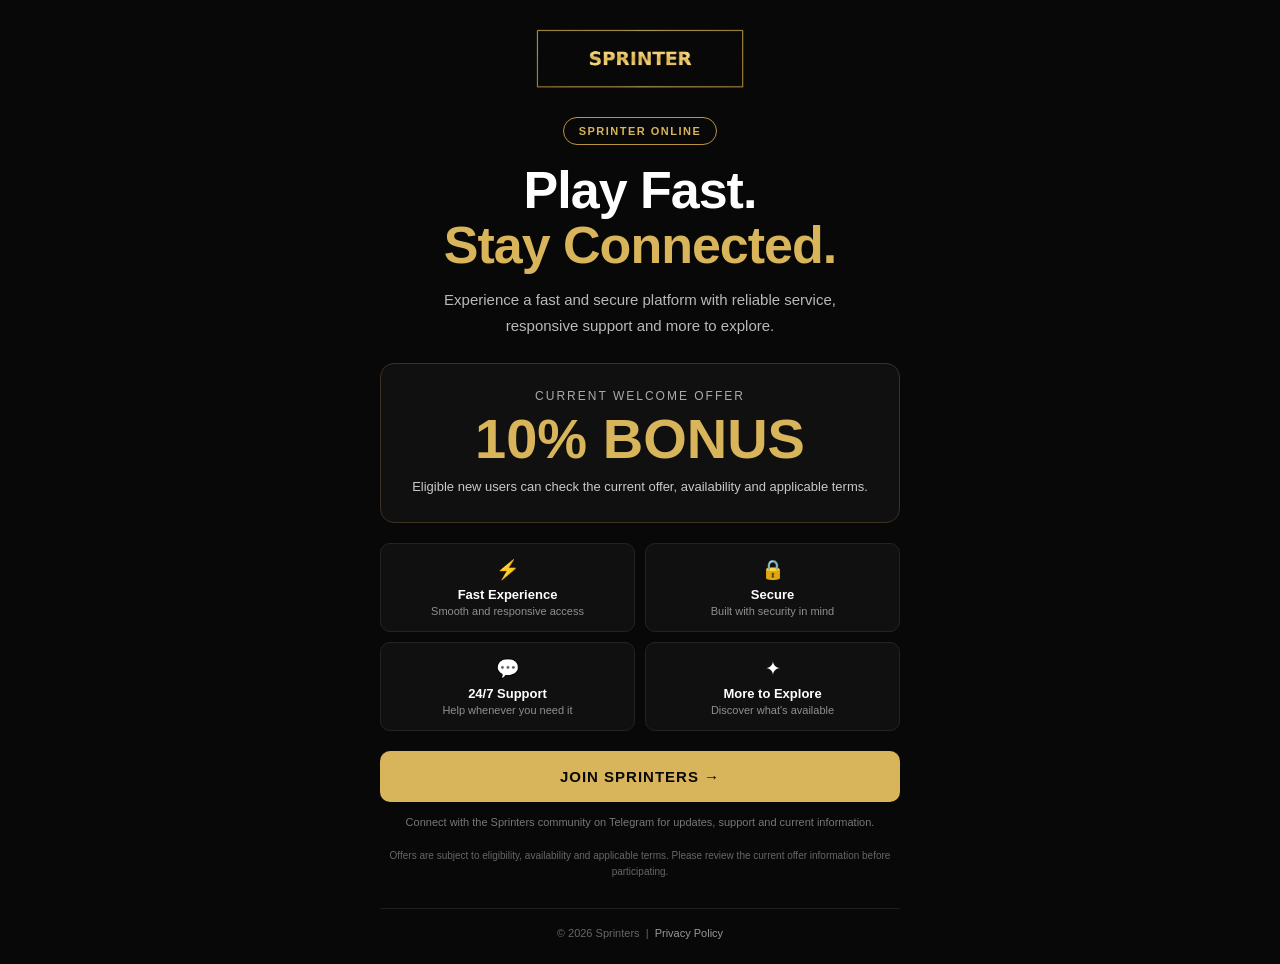
<file: offer.html>
<!DOCTYPE html>
<html lang="en">
<head>
    <meta charset="UTF-8">

    <meta name="viewport" content="width=device-width, initial-scale=1.0">

    <title>Sprinters | Official Offer</title>

    <meta name="description"
          content="Connect with Sprinters for updates, support and current offers.">

    <!-- =========================
         META PIXEL
         Pixel ID: 2233774397380123
    ========================== -->
    <script>
        !function(f,b,e,v,n,t,s)
        {
            if(f.fbq)return;
            n=f.fbq=function(){
                n.callMethod ?
                n.callMethod.apply(n,arguments) :
                n.queue.push(arguments)
            };

            if(!f._fbq)f._fbq=n;
            n.push=n;
            n.loaded=!0;
            n.version='2.0';
            n.queue=[];

            t=b.createElement(e);
            t.async=!0;
            t.src=v;

            s=b.getElementsByTagName(e)[0];
            s.parentNode.insertBefore(t,s)
        }
        (window, document, 'script',
        'https://connect.facebook.net/en_US/fbevents.js');

        fbq('init', '2233774397380123');
        fbq('track', 'PageView');
    </script>

    <noscript>
        <img height="1"
             width="1"
             style="display:none"
             src="https://www.facebook.com/tr?id=2233774397380123&ev=PageView&noscript=1"
        />
    </noscript>

    <style>

        * {
            margin: 0;
            padding: 0;
            box-sizing: border-box;
        }

        html {
            scroll-behavior: smooth;
        }

        body {
            font-family: Arial, Helvetica, sans-serif;
            background: #080808;
            color: #ffffff;
            min-height: 100vh;
        }

        .page {
            width: 100%;
            min-height: 100vh;
            display: flex;
            justify-content: center;
            align-items: center;
            padding: 25px 15px;
        }

        .container {
            width: 100%;
            max-width: 520px;
            text-align: center;
        }

        /* LOGO */

        .logo-wrap {
            margin-bottom: 22px;
        }

        .main-logo {
            width: 210px;
            max-width: 80%;
            height: auto;
            display: block;
            margin: 0 auto;
        }

        /* SMALL LABEL */

        .label {
            display: inline-block;
            padding: 7px 15px;
            border: 1px solid #b8943e;
            border-radius: 30px;
            color: #d8b45a;
            font-size: 11px;
            font-weight: 700;
            letter-spacing: 1.5px;
            text-transform: uppercase;
            margin-bottom: 18px;
        }

        /* HEADING */

        h1 {
            font-size: clamp(34px, 8vw, 52px);
            line-height: 1.05;
            font-weight: 800;
            letter-spacing: -1px;
            margin-bottom: 15px;
        }

        .gold {
            color: #d8b45a;
        }

        .intro {
            max-width: 440px;
            margin: 0 auto 25px;
            color: #b9b9b9;
            font-size: 15px;
            line-height: 1.7;
        }

        /* OFFER */

        .offer-box {
            position: relative;
            width: 100%;
            padding: 25px 20px;
            margin: 20px 0;
            border: 1px solid #3b321f;
            border-radius: 14px;
            background: #101010;
        }

        .offer-small {
            font-size: 12px;
            color: #aaa;
            text-transform: uppercase;
            letter-spacing: 2px;
            margin-bottom: 8px;
        }

        .offer-title {
            font-size: clamp(38px, 10vw, 56px);
            line-height: 1;
            font-weight: 900;
            color: #d8b45a;
            margin-bottom: 10px;
        }

        .offer-text {
            color: #c9c9c9;
            font-size: 13px;
            line-height: 1.5;
        }

        /* FEATURES */

        .features {
            display: grid;
            grid-template-columns: repeat(2, 1fr);
            gap: 10px;
            margin: 20px 0;
        }

        .feature {
            background: #101010;
            border: 1px solid #242424;
            border-radius: 10px;
            padding: 14px 10px;
        }

        .feature-icon {
            font-size: 19px;
            margin-bottom: 6px;
        }

        .feature-title {
            font-size: 13px;
            font-weight: 700;
            color: #ffffff;
            margin-bottom: 3px;
        }

        .feature-text {
            font-size: 11px;
            color: #8f8f8f;
        }

        /* CTA */

        .cta {
            display: block;
            width: 100%;
            padding: 17px 20px;
            margin-top: 20px;

            background: #d8b45a;
            color: #090909;

            text-decoration: none;
            border-radius: 10px;

            font-size: 15px;
            font-weight: 900;
            letter-spacing: 1px;

            transition: 0.25s ease;
        }

        .cta:hover {
            background: #f0cf75;
            transform: translateY(-2px);
        }

        .cta:active {
            transform: translateY(0);
        }

        .telegram-note {
            margin-top: 12px;
            color: #777;
            font-size: 11px;
            line-height: 1.5;
        }

        /* TERMS */

        .terms {
            margin-top: 18px;
            color: #666;
            font-size: 10px;
            line-height: 1.6;
        }

        /* FOOTER */

        footer {
            margin-top: 28px;
            padding-top: 18px;
            border-top: 1px solid #202020;
            color: #666;
            font-size: 11px;
        }

        footer a {
            color: #999;
            text-decoration: none;
        }

        footer a:hover {
            color: #d8b45a;
        }

        /* MOBILE */

        @media (max-width: 480px) {

            .page {
                padding: 22px 14px;
            }

            .main-logo {
                width: 185px;
            }

            h1 {
                font-size: 36px;
            }

            .intro {
                font-size: 14px;
                line-height: 1.6;
            }

            .offer-box {
                padding: 22px 15px;
            }

            .offer-title {
                font-size: 45px;
            }

            .features {
                gap: 8px;
            }

            .feature {
                padding: 12px 8px;
            }

            .cta {
                padding: 16px;
            }
        }

    </style>
</head>

<body>

<div class="page">

    <main class="container">

        <!-- LOGO -->
        <div class="logo-wrap">
            <img
                src="sprinters-logo.png"
                alt="Sprinters"
                class="main-logo"
            >
        </div>

        <!-- LABEL -->
        <div class="label">
            Sprinter Online
        </div>

        <!-- HERO -->
        <h1>
            Play Fast.<br>
            <span class="gold">Stay Connected.</span>
        </h1>

        <p class="intro">
            Experience a fast and secure platform with reliable service,
            responsive support and more to explore.
        </p>

        <!-- OFFER -->
        <section class="offer-box">

            <div class="offer-small">
                Current Welcome Offer
            </div>

            <div class="offer-title">
                10% BONUS
            </div>

            <div class="offer-text">
                Eligible new users can check the current offer,
                availability and applicable terms.
            </div>

        </section>

        <!-- FEATURES -->
        <section class="features">

            <div class="feature">
                <div class="feature-icon">⚡</div>
                <div class="feature-title">
                    Fast Experience
                </div>
                <div class="feature-text">
                    Smooth and responsive access
                </div>
            </div>

            <div class="feature">
                <div class="feature-icon">🔒</div>
                <div class="feature-title">
                    Secure
                </div>
                <div class="feature-text">
                    Built with security in mind
                </div>
            </div>

            <div class="feature">
                <div class="feature-icon">💬</div>
                <div class="feature-title">
                    24/7 Support
                </div>
                <div class="feature-text">
                    Help whenever you need it
                </div>
            </div>

            <div class="feature">
                <div class="feature-icon">✦</div>
                <div class="feature-title">
                    More to Explore
                </div>
                <div class="feature-text">
                    Discover what's available
                </div>
            </div>

        </section>

        <!-- TELEGRAM CTA -->
        <a
            href="https://t.me/sprinteruserid"
            class="cta"
            target="_blank"
            rel="noopener noreferrer"
        >
            JOIN SPRINTERS →
        </a>

        <div class="telegram-note">
            Connect with the Sprinters community on Telegram
            for updates, support and current information.
        </div>

        <!-- TERMS -->
        <div class="terms">
            Offers are subject to eligibility, availability and
            applicable terms. Please review the current offer
            information before participating.
        </div>

        <!-- FOOTER -->
        <footer>
            © 2026 Sprinters &nbsp;|&nbsp;
            <a href="privacy.html">Privacy Policy</a>
        </footer>

    </main>

</div>

</body>
</html>
</file>
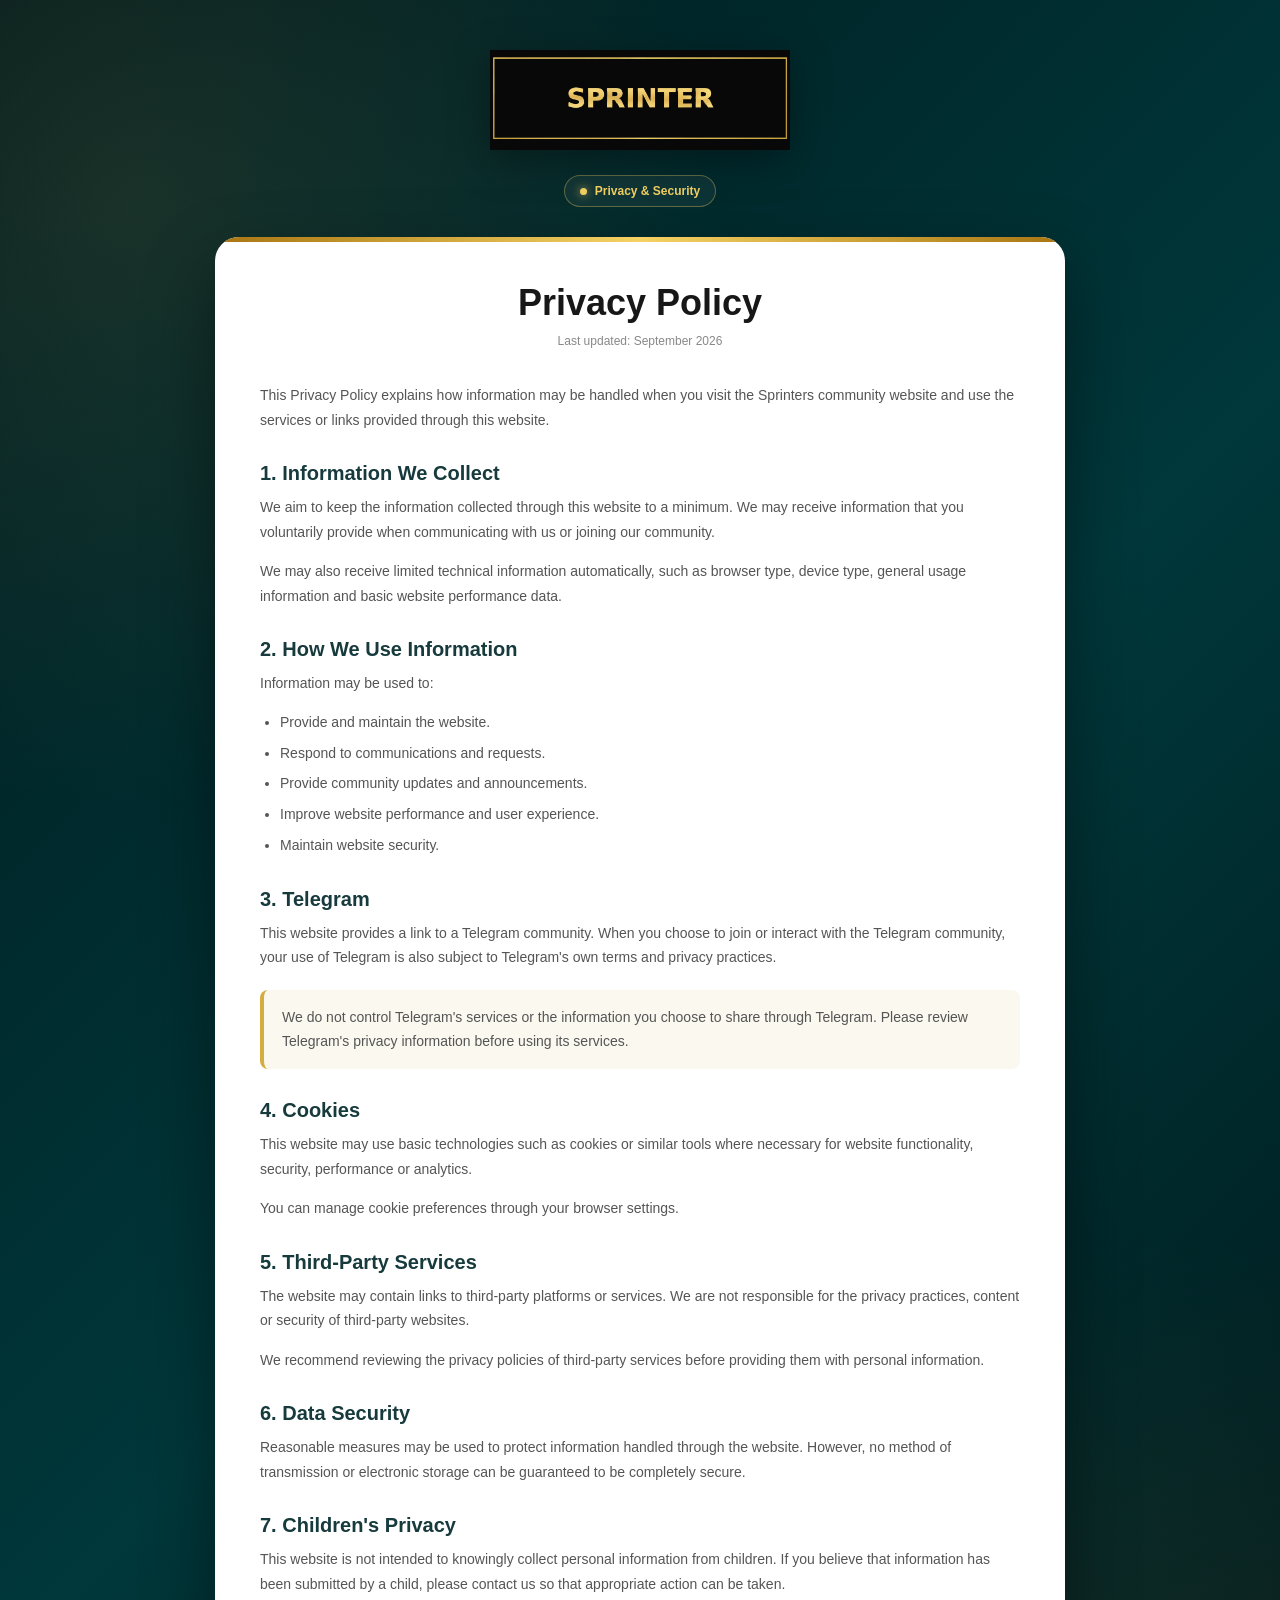
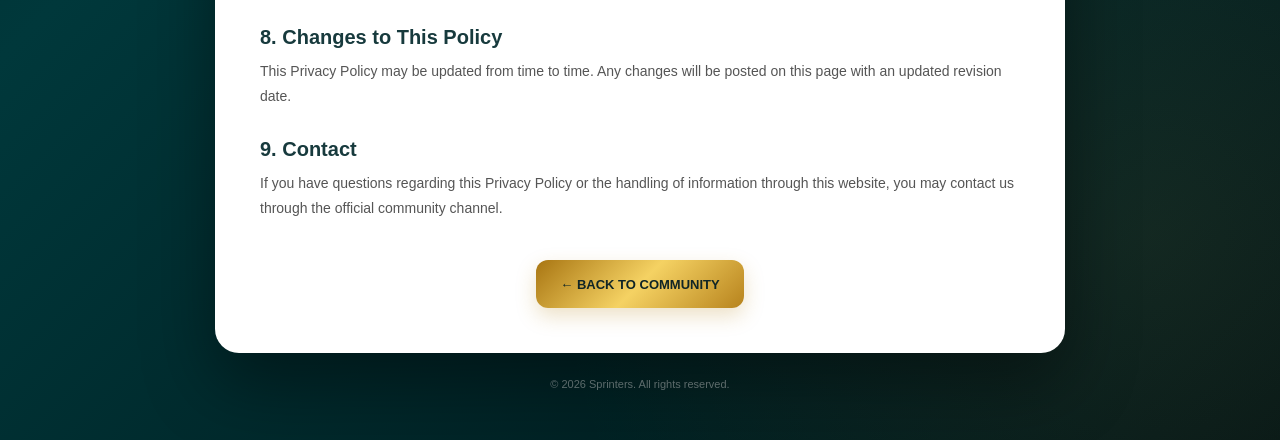
<file: privacy.html>
<!DOCTYPE html>
<html lang="en">
<head>
    <meta charset="UTF-8">
    <meta name="viewport" content="width=device-width, initial-scale=1.0">

    <title>Privacy Policy | Sprinters</title>

    <meta
        name="description"
        content="Privacy Policy for the Sprinters community website."
    >

    <style>
        * {
            margin: 0;
            padding: 0;
            box-sizing: border-box;
        }

        html {
            scroll-behavior: smooth;
        }

        body {
            min-height: 100vh;

            font-family:
                Arial,
                Helvetica,
                sans-serif;

            color: #222;

            background:
                radial-gradient(
                    circle at 10% 10%,
                    rgba(245, 210, 99, 0.10),
                    transparent 28%
                ),
                radial-gradient(
                    circle at 90% 90%,
                    rgba(245, 210, 99, 0.08),
                    transparent 28%
                ),
                linear-gradient(
                    135deg,
                    #00191c 0%,
                    #00383b 50%,
                    #001214 100%
                );
        }

        /* =========================
           PAGE
        ========================== */

        .page {
            min-height: 100vh;

            padding: 50px 20px;
        }

        .container {
            width: 100%;
            max-width: 850px;

            margin: 0 auto;
        }

        /* =========================
           HEADER
        ========================== */

        .header {
            text-align: center;

            margin-bottom: 30px;
        }

        .logo {
            width: 300px;
            max-width: 80%;

            height: auto;

            display: block;

            margin: 0 auto 25px;

            object-fit: contain;

            filter:
                drop-shadow(
                    0 10px 20px rgba(0, 0, 0, 0.35)
                );
        }

        .badge {
            display: inline-flex;

            align-items: center;

            gap: 8px;

            padding: 8px 15px;

            border: 1px solid
                rgba(245, 210, 99, 0.35);

            background:
                rgba(255, 255, 255, 0.05);

            border-radius: 50px;

            color: #f5d263;

            font-size: 12px;

            font-weight: 700;
        }

        .badge-dot {
            width: 7px;
            height: 7px;

            border-radius: 50%;

            background: #f5d263;

            box-shadow:
                0 0 10px
                rgba(245, 210, 99, 0.8);
        }

        /* =========================
           POLICY CARD
        ========================== */

        .policy-card {
            position: relative;

            background: #ffffff;

            border-radius: 24px;

            padding: 45px;

            box-shadow:
                0 30px 70px
                rgba(0, 0, 0, 0.42);

            overflow: hidden;
        }

        .policy-card::before {
            content: "";

            position: absolute;

            top: 0;
            left: 0;

            width: 100%;
            height: 5px;

            background:
                linear-gradient(
                    90deg,
                    #a87512,
                    #f5d263,
                    #a87512
                );
        }

        .policy-card h1 {
            font-size: 36px;

            color: #171717;

            text-align: center;

            margin-bottom: 10px;
        }

        .updated {
            text-align: center;

            color: #888;

            font-size: 12px;

            margin-bottom: 35px;
        }

        /* =========================
           CONTENT
        ========================== */

        .policy-card h2 {
            color: #173a3d;

            font-size: 20px;

            margin-top: 30px;

            margin-bottom: 10px;
        }

        .policy-card p {
            color: #555;

            font-size: 14px;

            line-height: 1.75;

            margin-bottom: 15px;
        }

        .policy-card ul {
            margin: 10px 0 18px 20px;
        }

        .policy-card li {
            color: #555;

            font-size: 14px;

            line-height: 1.7;

            margin-bottom: 7px;
        }

        .highlight {
            padding: 16px 18px;

            margin: 20px 0;

            border-left: 4px solid #d4ad3f;

            background: #faf8ef;

            border-radius: 8px;

            color: #555;

            font-size: 14px;

            line-height: 1.7;
        }

        /* =========================
           BACK BUTTON
        ========================== */

        .back-btn {
            display: inline-flex;

            align-items: center;

            justify-content: center;

            min-height: 48px;

            padding: 12px 24px;

            margin-top: 25px;

            border-radius: 12px;

            background:
                linear-gradient(
                    135deg,
                    #a87512,
                    #f5d263,
                    #b7831d
                );

            color: #102526;

            text-decoration: none;

            font-size: 13px;

            font-weight: 800;

            transition:
                transform 0.2s ease,
                box-shadow 0.2s ease;

            box-shadow:
                0 8px 20px
                rgba(184, 137, 32, 0.25);
        }

        .back-btn:hover {
            transform: translateY(-2px);

            box-shadow:
                0 12px 25px
                rgba(184, 137, 32, 0.35);
        }

        .button-wrapper {
            text-align: center;
        }

        /* =========================
           FOOTER
        ========================== */

        .footer {
            text-align: center;

            color:
                rgba(255, 255, 255, 0.45);

            font-size: 11px;

            margin-top: 25px;
        }

        /* =========================
           MOBILE
        ========================== */

        @media (max-width: 600px) {

            .page {
                padding: 25px 14px;
            }

            .logo {
                width: 250px;
            }

            .policy-card {
                padding: 30px 22px;

                border-radius: 20px;
            }

            .policy-card h1 {
                font-size: 28px;
            }

            .policy-card h2 {
                font-size: 18px;
            }

            .policy-card p,
            .policy-card li {
                font-size: 13px;
            }
        }
    </style>
</head>

<body>

    <main class="page">

        <div class="container">

            <!-- HEADER -->

            <header class="header">

                <img
                    src="sprinters-logo.png"
                    alt="Sprinters"
                    class="logo"
                >

                <div class="badge">
                    <span class="badge-dot"></span>
                    Privacy &amp; Security
                </div>

            </header>


            <!-- POLICY -->

            <article class="policy-card">

                <h1>
                    Privacy Policy
                </h1>

                <div class="updated">
                    Last updated: September 2026
                </div>


                <p>
                    This Privacy Policy explains how information
                    may be handled when you visit the Sprinters
                    community website and use the services or
                    links provided through this website.
                </p>


                <h2>
                    1. Information We Collect
                </h2>

                <p>
                    We aim to keep the information collected through
                    this website to a minimum. We may receive
                    information that you voluntarily provide when
                    communicating with us or joining our community.
                </p>

                <p>
                    We may also receive limited technical information
                    automatically, such as browser type, device type,
                    general usage information and basic website
                    performance data.
                </p>


                <h2>
                    2. How We Use Information
                </h2>

                <p>
                    Information may be used to:
                </p>

                <ul>
                    <li>
                        Provide and maintain the website.
                    </li>

                    <li>
                        Respond to communications and requests.
                    </li>

                    <li>
                        Provide community updates and announcements.
                    </li>

                    <li>
                        Improve website performance and user experience.
                    </li>

                    <li>
                        Maintain website security.
                    </li>
                </ul>


                <h2>
                    3. Telegram
                </h2>

                <p>
                    This website provides a link to a Telegram
                    community. When you choose to join or interact
                    with the Telegram community, your use of Telegram
                    is also subject to Telegram's own terms and
                    privacy practices.
                </p>

                <div class="highlight">
                    We do not control Telegram's services or the
                    information you choose to share through Telegram.
                    Please review Telegram's privacy information before
                    using its services.
                </div>


                <h2>
                    4. Cookies
                </h2>

                <p>
                    This website may use basic technologies such as
                    cookies or similar tools where necessary for
                    website functionality, security, performance or
                    analytics.
                </p>

                <p>
                    You can manage cookie preferences through your
                    browser settings.
                </p>


                <h2>
                    5. Third-Party Services
                </h2>

                <p>
                    The website may contain links to third-party
                    platforms or services. We are not responsible for
                    the privacy practices, content or security of
                    third-party websites.
                </p>

                <p>
                    We recommend reviewing the privacy policies of
                    third-party services before providing them with
                    personal information.
                </p>


                <h2>
                    6. Data Security
                </h2>

                <p>
                    Reasonable measures may be used to protect
                    information handled through the website.
                    However, no method of transmission or electronic
                    storage can be guaranteed to be completely secure.
                </p>


                <h2>
                    7. Children's Privacy
                </h2>

                <p>
                    This website is not intended to knowingly collect
                    personal information from children. If you believe
                    that information has been submitted by a child,
                    please contact us so that appropriate action can
                    be taken.
                </p>


                <h2>
                    8. Changes to This Policy
                </h2>

                <p>
                    This Privacy Policy may be updated from time to
                    time. Any changes will be posted on this page with
                    an updated revision date.
                </p>


                <h2>
                    9. Contact
                </h2>

                <p>
                    If you have questions regarding this Privacy Policy
                    or the handling of information through this website,
                    you may contact us through the official community
                    channel.
                </p>


                <div class="button-wrapper">

                    <a
                        href="lead.html"
                        class="back-btn"
                    >
                        ← BACK TO COMMUNITY
                    </a>

                </div>

            </article>


            <!-- FOOTER -->

            <footer class="footer">
                © 2026 Sprinters. All rights reserved.
            </footer>

        </div>

    </main>

</body>
</html>
</file>
